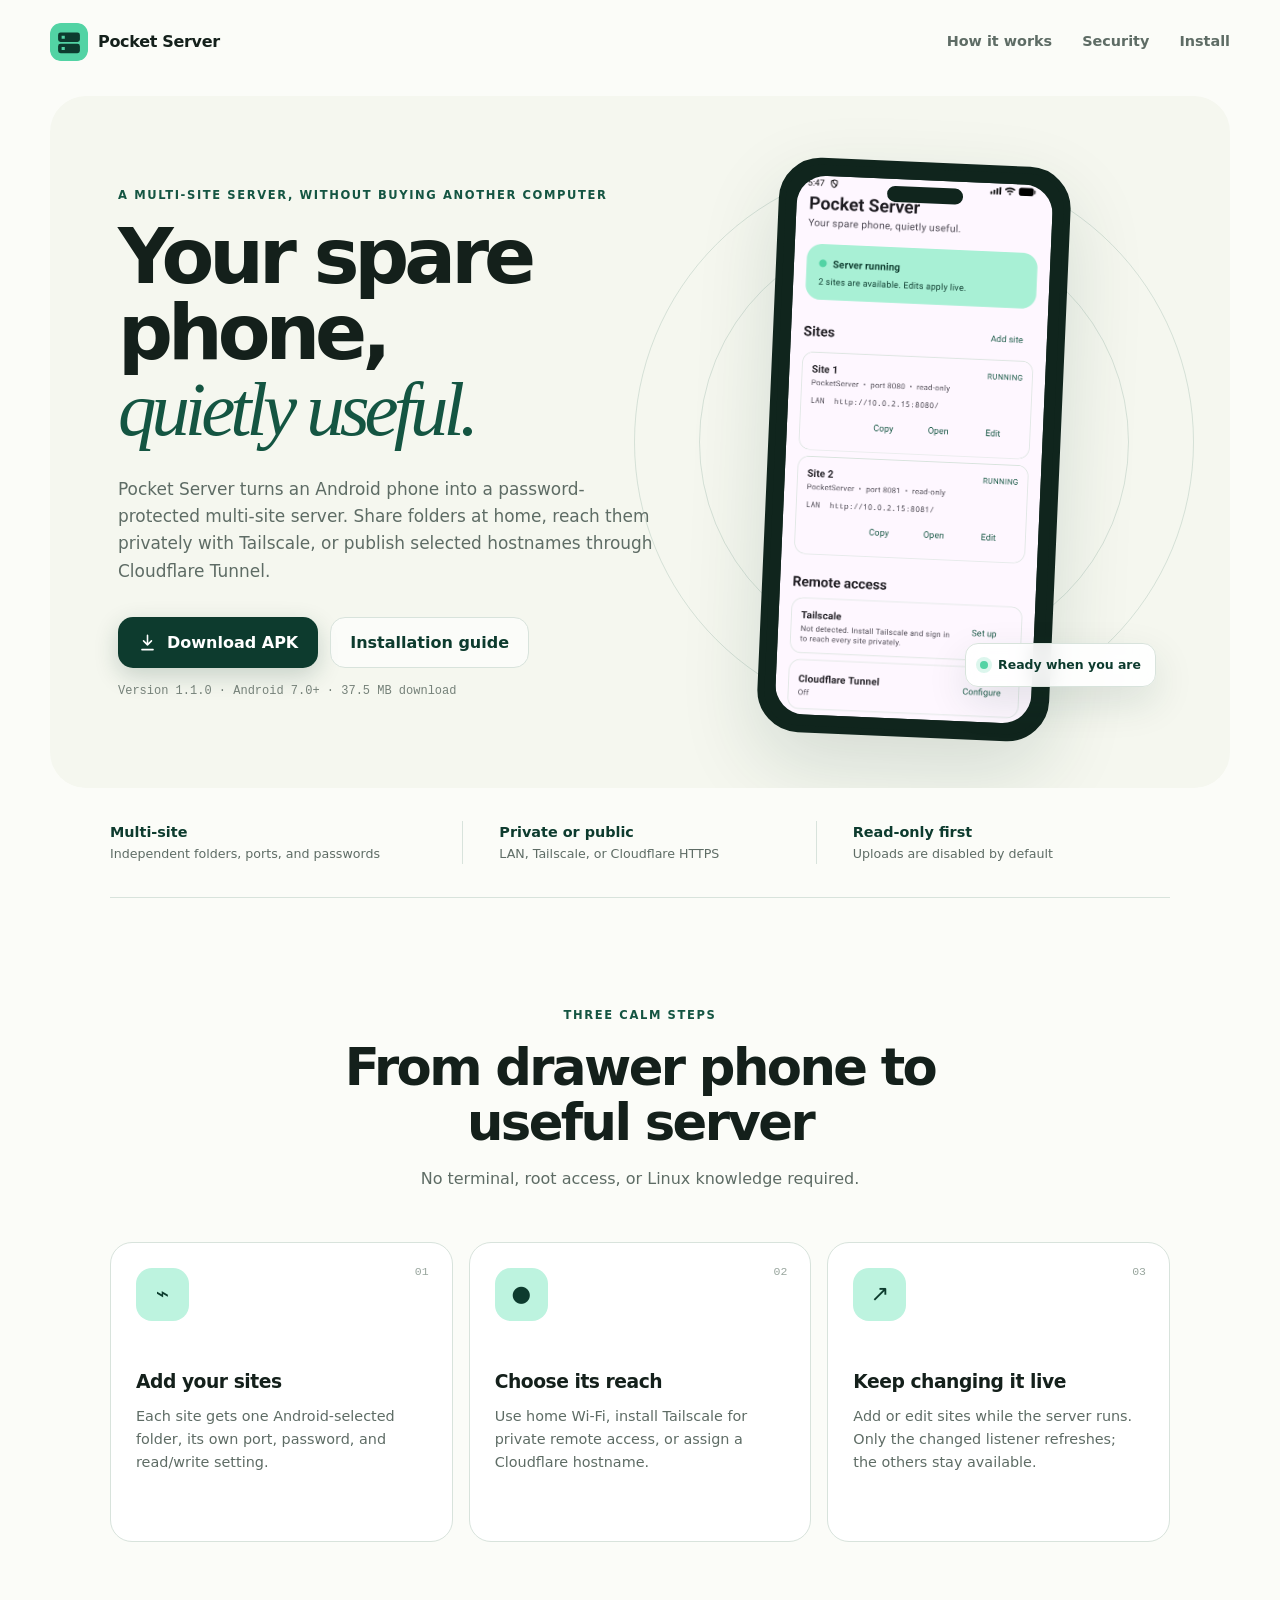
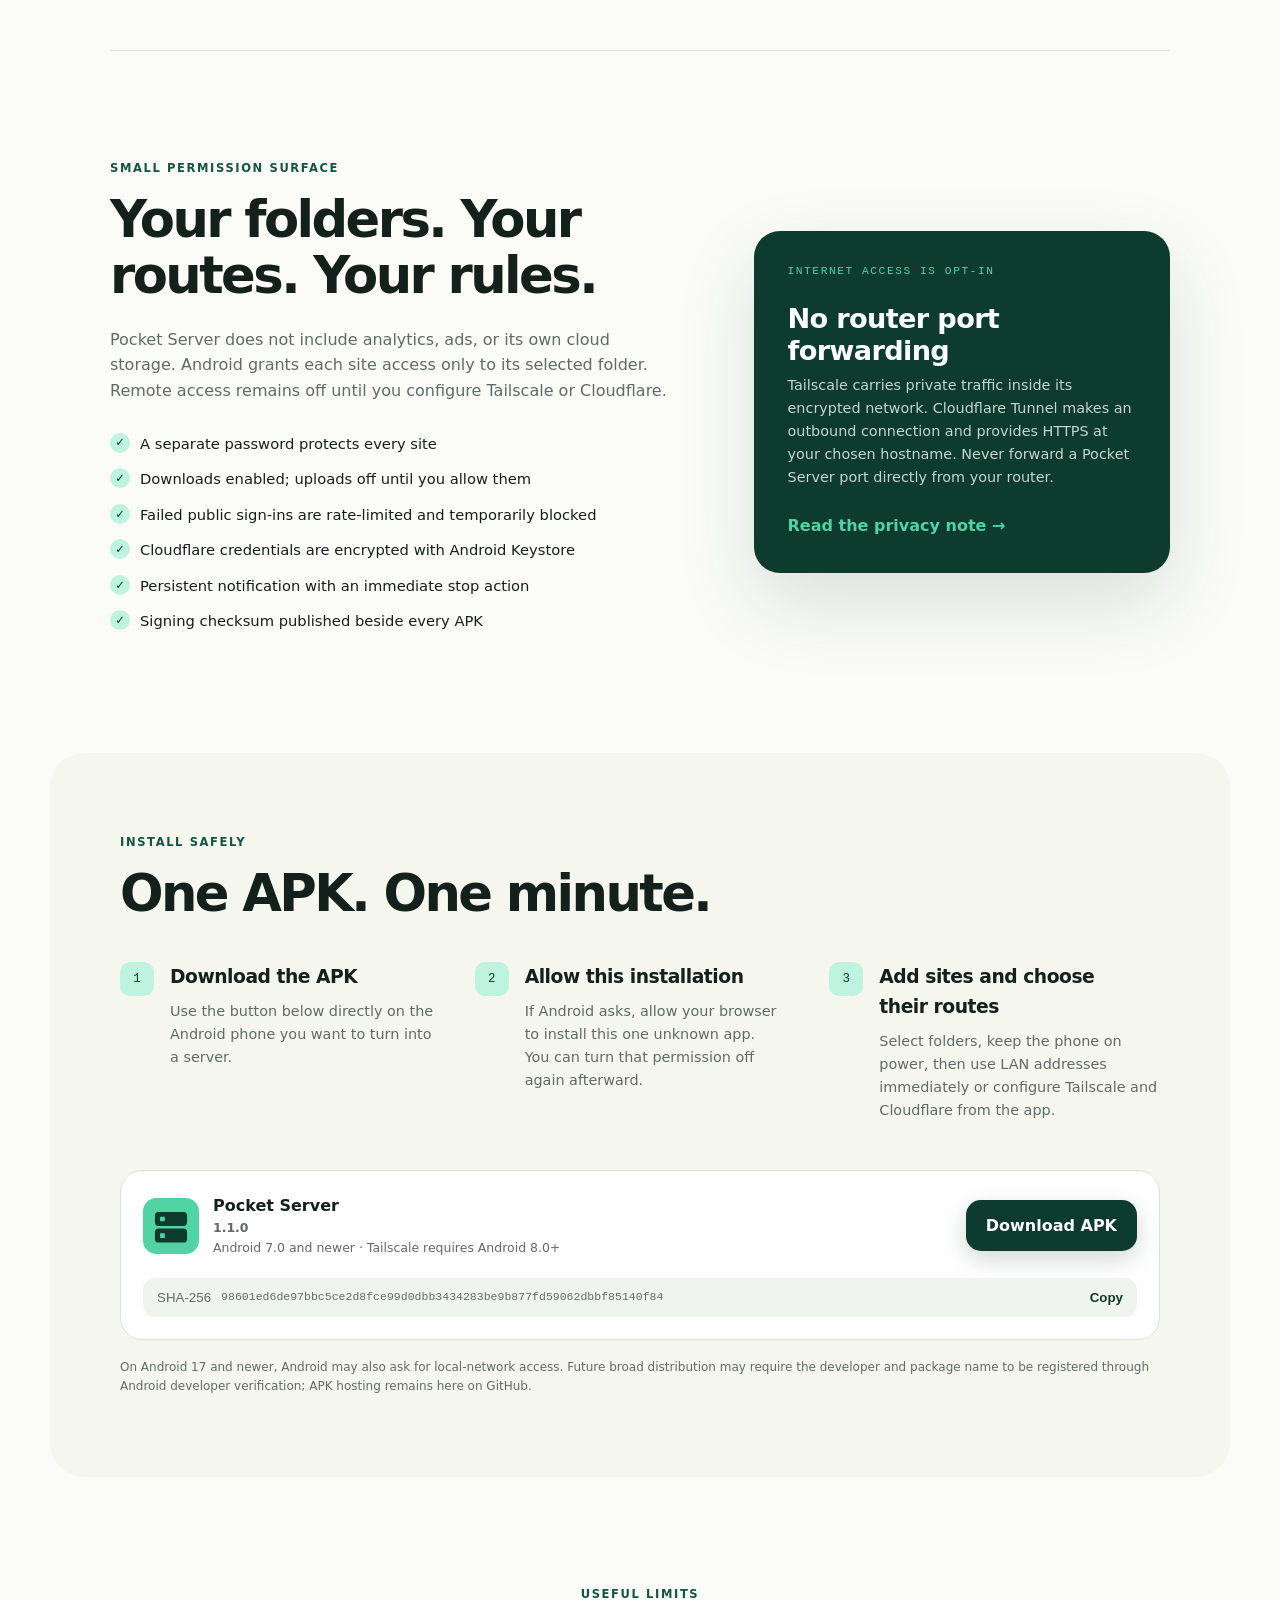
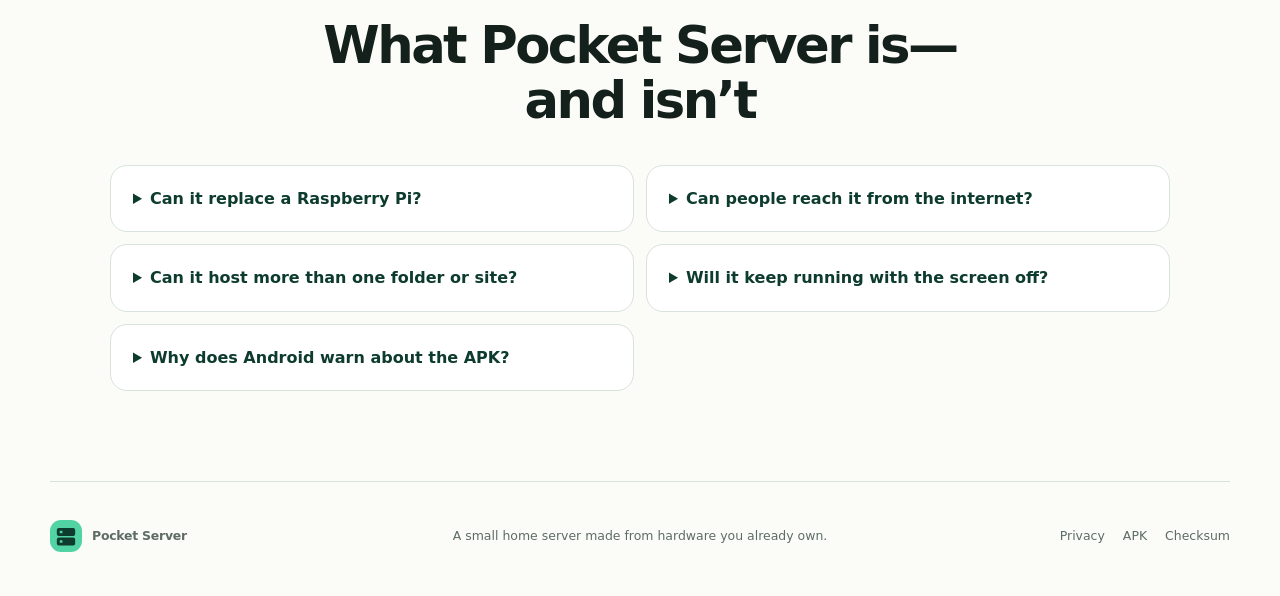
<file: index.html>
<!doctype html>
<html lang="en">
<head>
  <meta charset="utf-8">
  <meta name="viewport" content="width=device-width, initial-scale=1">
  <meta name="theme-color" content="#0d3b2e">
  <meta name="description" content="Turn a spare Android phone into a password-protected multi-site server for your home network, Tailscale, or Cloudflare Tunnel.">
  <meta property="og:title" content="Pocket Server for Android">
  <meta property="og:description" content="Host multiple folder-backed sites over LAN, Tailscale, or HTTPS through Cloudflare Tunnel.">
  <meta property="og:type" content="website">
  <title>Pocket Server — your spare phone, quietly useful</title>
  <link rel="icon" href="assets/icon.svg" type="image/svg+xml">
  <link rel="stylesheet" href="styles.css">
  <script src="app.js" defer></script>
</head>
<body>
  <a class="skip-link" href="#main">Skip to content</a>

  <header class="site-header">
    <a class="brand" href="#top" aria-label="Pocket Server home">
      <img src="assets/icon.svg" width="38" height="38" alt="">
      <span>Pocket Server</span>
    </a>
    <nav aria-label="Primary navigation">
      <a href="#how-it-works">How it works</a>
      <a href="#security">Security</a>
      <a href="#install">Install</a>
    </nav>
  </header>

  <main id="main">
    <section class="hero" id="top">
      <div class="hero-copy">
        <p class="eyebrow">A multi-site server, without buying another computer</p>
        <h1>Your spare phone,<br><em>quietly useful.</em></h1>
        <p class="lede">Pocket Server turns an Android phone into a password-protected multi-site server. Share folders at home, reach them privately with Tailscale, or publish selected hostnames through Cloudflare Tunnel.</p>
        <div class="hero-actions">
          <a class="button button-primary" href="downloads/pocket-server-latest.apk" download>
            <svg viewBox="0 0 24 24" aria-hidden="true"><path d="M12 3v12m0 0 5-5m-5 5-5-5M5 21h14"/></svg>
            Download APK
          </a>
          <a class="button button-secondary" href="#install">Installation guide</a>
        </div>
        <p class="release-line">Version <span data-release-version>1.1.0</span> · Android 7.0+ · <span data-release-size>download size</span></p>
      </div>

      <div class="phone-stage" aria-label="Pocket Server app preview">
        <div class="signal signal-one"></div>
        <div class="signal signal-two"></div>
        <figure class="phone">
          <div class="speaker"></div>
          <img src="assets/app-home.png" alt="Pocket Server running two independent folder-backed sites with live editing and remote-access settings">
        </figure>
        <div class="floating-note"><span></span> Ready when you are</div>
      </div>
    </section>

    <section class="trust-strip" aria-label="Key qualities">
      <div><strong>Multi-site</strong><span>Independent folders, ports, and passwords</span></div>
      <div><strong>Private or public</strong><span>LAN, Tailscale, or Cloudflare HTTPS</span></div>
      <div><strong>Read-only first</strong><span>Uploads are disabled by default</span></div>
    </section>

    <section class="section how" id="how-it-works">
      <div class="section-heading">
        <p class="eyebrow">Three calm steps</p>
        <h2>From drawer phone to useful server</h2>
        <p>No terminal, root access, or Linux knowledge required.</p>
      </div>
      <div class="steps">
        <article>
          <span class="step-number">01</span>
          <div class="step-icon">⌁</div>
          <h3>Add your sites</h3>
          <p>Each site gets one Android-selected folder, its own port, password, and read/write setting.</p>
        </article>
        <article>
          <span class="step-number">02</span>
          <div class="step-icon">●</div>
          <h3>Choose its reach</h3>
          <p>Use home Wi‑Fi, install Tailscale for private remote access, or assign a Cloudflare hostname.</p>
        </article>
        <article>
          <span class="step-number">03</span>
          <div class="step-icon">↗</div>
          <h3>Keep changing it live</h3>
          <p>Add or edit sites while the server runs. Only the changed listener refreshes; the others stay available.</p>
        </article>
      </div>
    </section>

    <section class="section split" id="security">
      <div>
        <p class="eyebrow">Small permission surface</p>
        <h2>Your folders. Your routes. Your rules.</h2>
        <p class="section-copy">Pocket Server does not include analytics, ads, or its own cloud storage. Android grants each site access only to its selected folder. Remote access remains off until you configure Tailscale or Cloudflare.</p>
        <ul class="check-list">
          <li>A separate password protects every site</li>
          <li>Downloads enabled; uploads off until you allow them</li>
          <li>Failed public sign-ins are rate-limited and temporarily blocked</li>
          <li>Cloudflare credentials are encrypted with Android Keystore</li>
          <li>Persistent notification with an immediate stop action</li>
          <li>Signing checksum published beside every APK</li>
        </ul>
      </div>
      <aside class="honest-card">
        <p class="card-label">Internet access is opt-in</p>
        <h3>No router port forwarding</h3>
        <p>Tailscale carries private traffic inside its encrypted network. Cloudflare Tunnel makes an outbound connection and provides HTTPS at your chosen hostname. Never forward a Pocket Server port directly from your router.</p>
        <a href="privacy.html">Read the privacy note →</a>
      </aside>
    </section>

    <section class="section install" id="install">
      <div class="install-heading">
        <p class="eyebrow">Install safely</p>
        <h2>One APK. One minute.</h2>
      </div>
      <ol class="install-list">
        <li>
          <span>1</span>
          <div><h3>Download the APK</h3><p>Use the button below directly on the Android phone you want to turn into a server.</p></div>
        </li>
        <li>
          <span>2</span>
          <div><h3>Allow this installation</h3><p>If Android asks, allow your browser to install this one unknown app. You can turn that permission off again afterward.</p></div>
        </li>
        <li>
          <span>3</span>
          <div><h3>Add sites and choose their routes</h3><p>Select folders, keep the phone on power, then use LAN addresses immediately or configure Tailscale and Cloudflare from the app.</p></div>
        </li>
      </ol>
      <div class="download-panel">
        <div>
          <img src="assets/icon.svg" width="56" height="56" alt="">
          <div><strong>Pocket Server <span data-release-version>1.1.0</span></strong><span>Android 7.0 and newer · Tailscale requires Android 8.0+</span></div>
        </div>
        <a class="button button-primary" href="downloads/pocket-server-latest.apk" download>Download APK</a>
        <button class="checksum" type="button" data-copy-checksum aria-label="Copy APK SHA-256 checksum">
          SHA-256 <code data-release-sha>loading…</code><span>Copy</span>
        </button>
      </div>
      <p class="verification-note">On Android 17 and newer, Android may also ask for local-network access. Future broad distribution may require the developer and package name to be registered through Android developer verification; APK hosting remains here on GitHub.</p>
    </section>

    <section class="section faq">
      <div class="section-heading compact">
        <p class="eyebrow">Useful limits</p>
        <h2>What Pocket Server is—and isn’t</h2>
      </div>
      <div class="faq-grid">
        <details>
          <summary>Can it replace a Raspberry Pi?</summary>
          <p>For simple file sharing, often yes. It is not a Docker host, a multi-drive NAS, or a good choice for heavy media transcoding.</p>
        </details>
        <details>
          <summary>Can people reach it from the internet?</summary>
          <p>Yes. Tailscale gives your approved devices private encrypted access. Cloudflare Tunnel gives selected sites an HTTPS hostname using Cloudflare account details you provide. Direct router port forwarding remains unsupported.</p>
        </details>
        <details>
          <summary>Can it host more than one folder or site?</summary>
          <p>Yes. Every site has an independent folder, port, password, upload policy, and optional public hostname. Changes apply while the other sites continue serving.</p>
        </details>
        <details>
          <summary>Will it keep running with the screen off?</summary>
          <p>The foreground service and Wi‑Fi lock are designed for that. Some manufacturers still apply aggressive battery controls, so exclude Pocket Server from battery optimization if needed.</p>
        </details>
        <details>
          <summary>Why does Android warn about the APK?</summary>
          <p>The app is downloaded from GitHub instead of an app store. Confirm the SHA-256 checksum above if you want to verify the file before installing.</p>
        </details>
      </div>
    </section>
  </main>

  <footer class="site-footer">
    <div class="brand"><img src="assets/icon.svg" width="32" height="32" alt=""><span>Pocket Server</span></div>
    <p>A small home server made from hardware you already own.</p>
    <div><a href="privacy.html">Privacy</a><a href="downloads/pocket-server-latest.apk">APK</a><a href="downloads/pocket-server-latest.apk.sha256">Checksum</a></div>
  </footer>
</body>
</html>
</file>
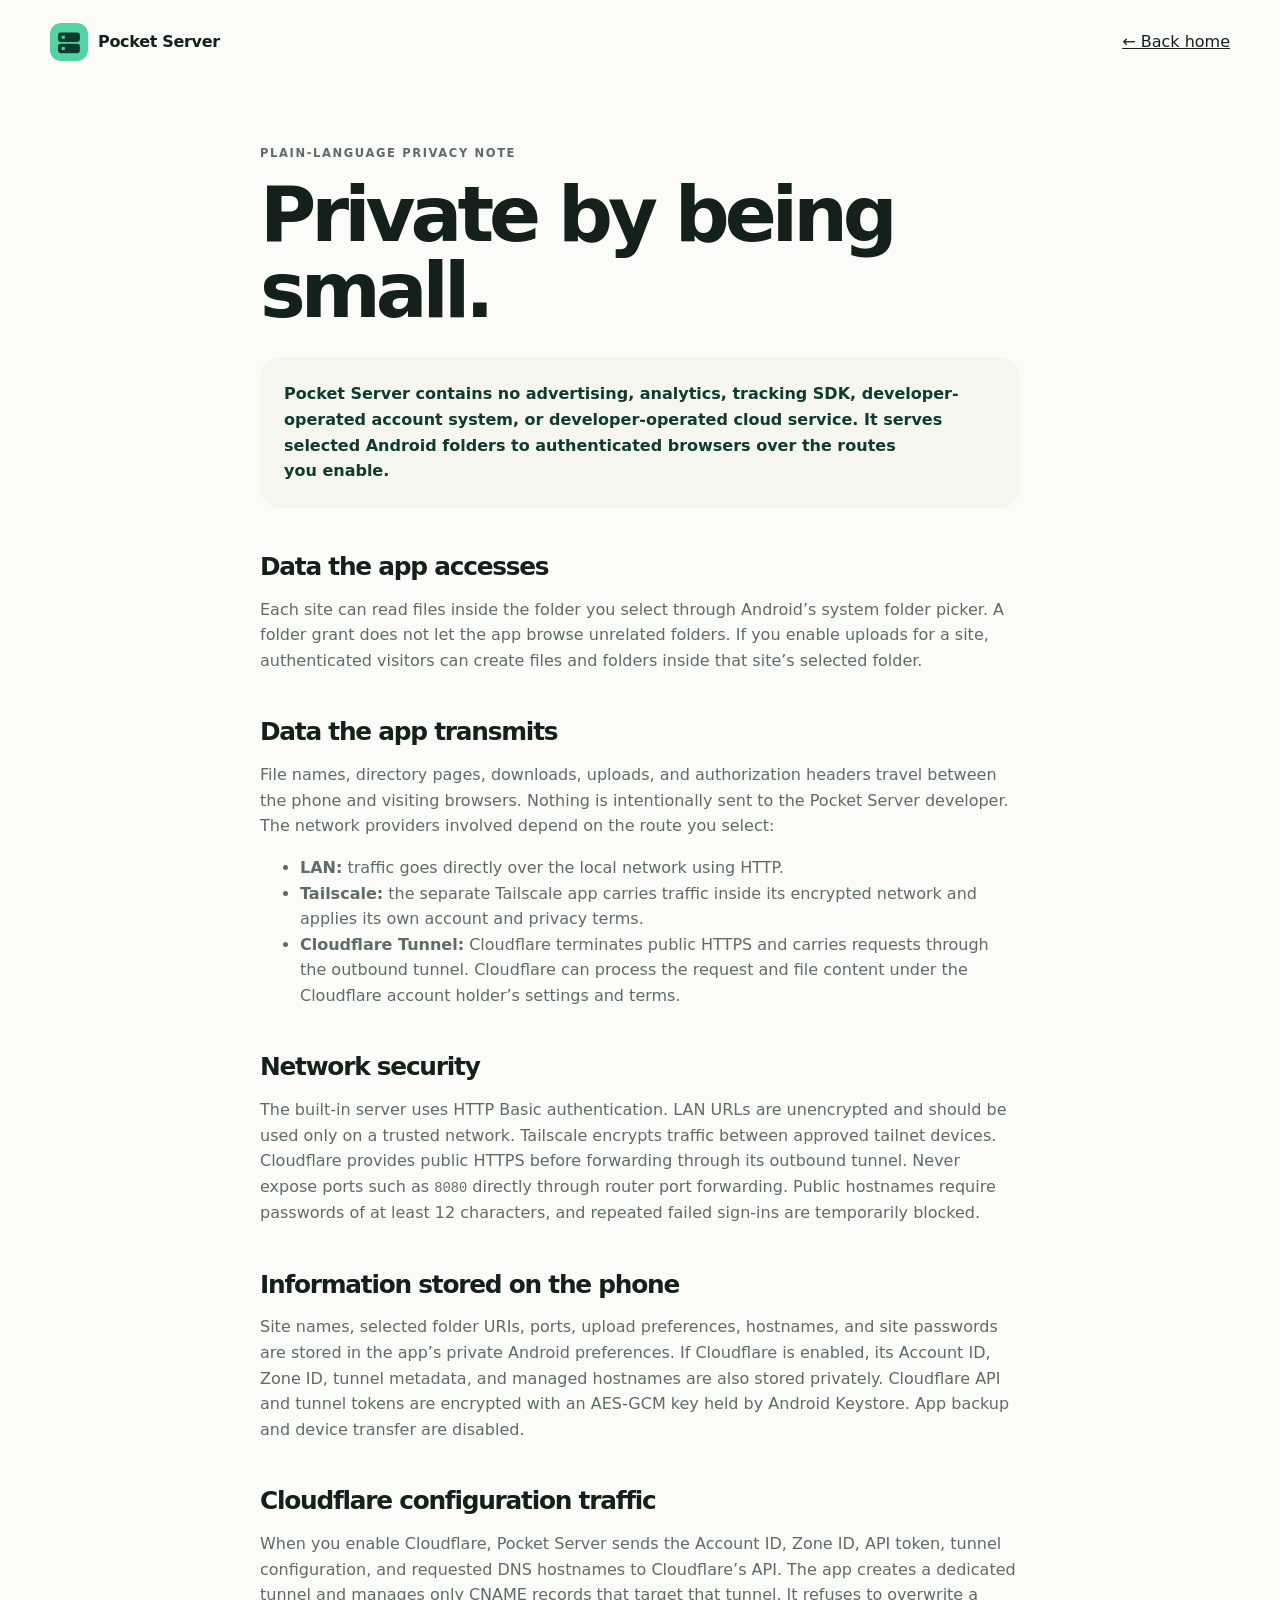
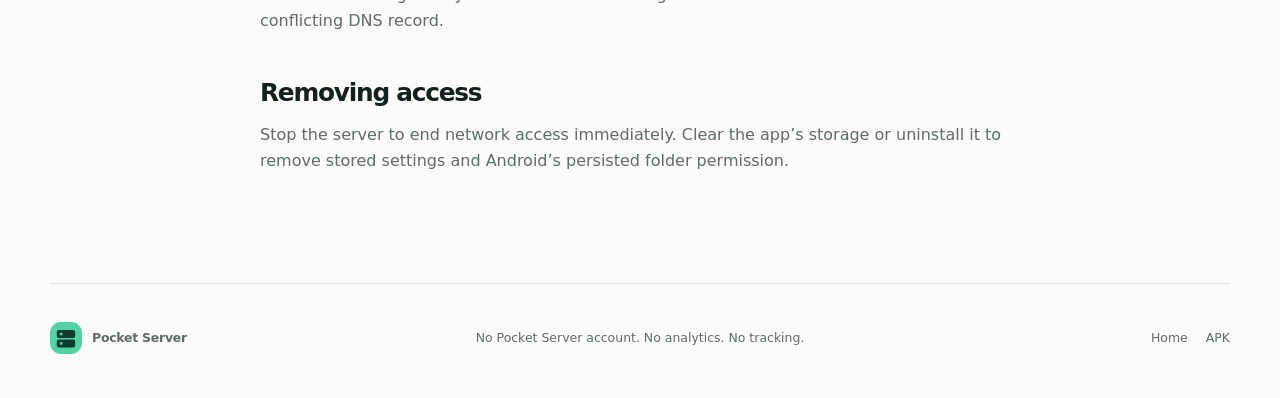
<file: privacy.html>
<!doctype html>
<html lang="en">
<head>
  <meta charset="utf-8">
  <meta name="viewport" content="width=device-width, initial-scale=1">
  <meta name="theme-color" content="#0d3b2e">
  <meta name="description" content="Pocket Server privacy and network-security information.">
  <title>Privacy — Pocket Server</title>
  <link rel="icon" href="assets/icon.svg" type="image/svg+xml">
  <link rel="stylesheet" href="styles.css">
  <style>
    .legal{width:min(760px,calc(100% - 40px));margin:60px auto 110px}.legal h1{font-size:clamp(2.8rem,6vw,4.8rem)}.legal h2{font-size:1.55rem;margin-top:46px}.legal p,.legal li{color:var(--muted)}.legal .summary{margin:28px 0;padding:24px;border-radius:20px;background:var(--cream);color:var(--forest);font-weight:700}.legal code{font-family:ui-monospace,'Cascadia Mono',monospace;font-size:.86em}
  </style>
</head>
<body>
  <header class="site-header"><a class="brand" href="index.html"><img src="assets/icon.svg" width="38" height="38" alt=""><span>Pocket Server</span></a><a href="index.html">← Back home</a></header>
  <main class="legal">
    <p class="eyebrow">Plain-language privacy note</p>
    <h1>Private by being small.</h1>
    <p class="summary">Pocket Server contains no advertising, analytics, tracking SDK, developer-operated account system, or developer-operated cloud service. It serves selected Android folders to authenticated browsers over the routes you enable.</p>
    <h2>Data the app accesses</h2>
    <p>Each site can read files inside the folder you select through Android’s system folder picker. A folder grant does not let the app browse unrelated folders. If you enable uploads for a site, authenticated visitors can create files and folders inside that site’s selected folder.</p>
    <h2>Data the app transmits</h2>
    <p>File names, directory pages, downloads, uploads, and authorization headers travel between the phone and visiting browsers. Nothing is intentionally sent to the Pocket Server developer. The network providers involved depend on the route you select:</p>
    <ul>
      <li><strong>LAN:</strong> traffic goes directly over the local network using HTTP.</li>
      <li><strong>Tailscale:</strong> the separate Tailscale app carries traffic inside its encrypted network and applies its own account and privacy terms.</li>
      <li><strong>Cloudflare Tunnel:</strong> Cloudflare terminates public HTTPS and carries requests through the outbound tunnel. Cloudflare can process the request and file content under the Cloudflare account holder’s settings and terms.</li>
    </ul>
    <h2>Network security</h2>
    <p>The built-in server uses HTTP Basic authentication. LAN URLs are unencrypted and should be used only on a trusted network. Tailscale encrypts traffic between approved tailnet devices. Cloudflare provides public HTTPS before forwarding through its outbound tunnel. Never expose ports such as <code>8080</code> directly through router port forwarding. Public hostnames require passwords of at least 12 characters, and repeated failed sign-ins are temporarily blocked.</p>
    <h2>Information stored on the phone</h2>
    <p>Site names, selected folder URIs, ports, upload preferences, hostnames, and site passwords are stored in the app’s private Android preferences. If Cloudflare is enabled, its Account ID, Zone ID, tunnel metadata, and managed hostnames are also stored privately. Cloudflare API and tunnel tokens are encrypted with an AES-GCM key held by Android Keystore. App backup and device transfer are disabled.</p>
    <h2>Cloudflare configuration traffic</h2>
    <p>When you enable Cloudflare, Pocket Server sends the Account ID, Zone ID, API token, tunnel configuration, and requested DNS hostnames to Cloudflare’s API. The app creates a dedicated tunnel and manages only CNAME records that target that tunnel. It refuses to overwrite a conflicting DNS record.</p>
    <h2>Removing access</h2>
    <p>Stop the server to end network access immediately. Clear the app’s storage or uninstall it to remove stored settings and Android’s persisted folder permission.</p>
  </main>
  <footer class="site-footer"><div class="brand"><img src="assets/icon.svg" width="32" height="32" alt=""><span>Pocket Server</span></div><p>No Pocket Server account. No analytics. No tracking.</p><div><a href="index.html">Home</a><a href="downloads/pocket-server-latest.apk">APK</a></div></footer>
</body>
</html>
</file>
<file: styles.css>
:root {
  --forest: #0d3b2e;
  --forest-2: #145542;
  --mint: #52d3a4;
  --mint-soft: #bdf3df;
  --cream: #f5f7ef;
  --paper: #fbfcf8;
  --ink: #14201b;
  --muted: #5e6c65;
  --line: #d8e3dc;
  --white: #fff;
  --shadow: 0 30px 80px rgba(13, 59, 46, .14);
}

* { box-sizing: border-box; }
html { scroll-behavior: smooth; }
body {
  margin: 0;
  background: var(--paper);
  color: var(--ink);
  font-family: system-ui, -apple-system, 'Segoe UI', sans-serif;
  line-height: 1.6;
}
a { color: inherit; }
img { max-width: 100%; }
button, a { -webkit-tap-highlight-color: transparent; }
.skip-link { position: fixed; left: 16px; top: -60px; z-index: 100; padding: 10px 14px; background: var(--forest); color: white; border-radius: 10px; }
.skip-link:focus { top: 16px; }

.site-header {
  width: min(1180px, calc(100% - 40px));
  height: 84px;
  margin: auto;
  display: flex;
  align-items: center;
  justify-content: space-between;
}
.brand { display: inline-flex; align-items: center; gap: 10px; text-decoration: none; font-weight: 800; letter-spacing: -.02em; }
.brand img { border-radius: 11px; }
.site-header nav { display: flex; gap: 30px; }
.site-header nav a { color: var(--muted); font-size: .9rem; font-weight: 600; text-decoration: none; }
.site-header nav a:hover { color: var(--forest-2); }

.hero {
  width: min(1180px, calc(100% - 40px));
  min-height: 690px;
  margin: 12px auto 0;
  padding: 66px 68px;
  border-radius: 36px;
  background: var(--cream);
  display: grid;
  grid-template-columns: 1.05fr .95fr;
  align-items: center;
  overflow: hidden;
  position: relative;
}
.hero-copy { position: relative; z-index: 2; }
.eyebrow { margin: 0 0 15px; color: var(--forest-2); font-size: .72rem; font-weight: 800; letter-spacing: .14em; text-transform: uppercase; }
h1, h2, h3, p { text-wrap: pretty; }
h1 { margin: 0; max-width: 650px; font-size: clamp(3.2rem, 6vw, 5.7rem); line-height: .99; letter-spacing: -.065em; }
h1 em { color: var(--forest-2); font-family: Georgia, serif; font-weight: 400; }
.lede { max-width: 620px; margin: 28px 0 0; color: var(--muted); font-size: 1.06rem; }
.hero-actions { display: flex; flex-wrap: wrap; gap: 12px; margin-top: 32px; }
.button { min-height: 51px; display: inline-flex; align-items: center; justify-content: center; gap: 10px; padding: 12px 19px; border: 1px solid transparent; border-radius: 15px; font-weight: 800; text-decoration: none; transition: transform .18s ease, background .18s ease; }
.button:hover { transform: translateY(-2px); }
.button svg { width: 19px; fill: none; stroke: currentColor; stroke-width: 2; stroke-linecap: round; stroke-linejoin: round; }
.button-primary { background: var(--forest); color: white; box-shadow: 0 8px 24px rgba(13, 59, 46, .2); }
.button-primary:hover { background: #092e23; }
.button-secondary { border-color: var(--line); background: rgba(255,255,255,.65); color: var(--forest); }
.release-line { margin: 16px 0 0; color: #758179; font: .75rem ui-monospace, 'Cascadia Mono', monospace; }

.phone-stage { height: 560px; display: grid; place-items: center; position: relative; }
.phone { width: 292px; height: 575px; margin: 0; padding: 11px; border: 7px solid #10251d; border-radius: 42px; background: #10251d; box-shadow: var(--shadow); overflow: hidden; position: relative; transform: rotate(2.5deg); }
.phone img { width: 100%; height: 100%; border-radius: 29px; object-fit: cover; object-position: top; display: block; }
.speaker { position: absolute; z-index: 3; top: 18px; left: 50%; width: 76px; height: 16px; transform: translateX(-50%); border-radius: 20px; background: #10251d; }
.signal { position: absolute; width: 430px; height: 430px; border: 1px solid rgba(20,85,66,.14); border-radius: 50%; }
.signal-two { width: 560px; height: 560px; }
.floating-note { position: absolute; z-index: 3; right: 6px; bottom: 35px; padding: 11px 14px; border: 1px solid var(--line); border-radius: 13px; background: rgba(255,255,255,.9); box-shadow: 0 15px 40px rgba(13,59,46,.12); color: var(--forest); font-size: .78rem; font-weight: 800; backdrop-filter: blur(10px); }
.floating-note span { display: inline-block; width: 8px; height: 8px; margin-right: 6px; border-radius: 50%; background: var(--mint); box-shadow: 0 0 0 4px rgba(82,211,164,.2); }

.trust-strip { width: min(1060px, calc(100% - 40px)); margin: 0 auto; padding: 33px 0; display: grid; grid-template-columns: repeat(3,1fr); border-bottom: 1px solid var(--line); }
.trust-strip div { padding: 0 36px; border-right: 1px solid var(--line); }
.trust-strip div:first-child { padding-left: 0; }
.trust-strip div:last-child { border: 0; }
.trust-strip strong, .trust-strip span { display: block; }
.trust-strip strong { color: var(--forest); font-size: .9rem; }
.trust-strip span { color: var(--muted); font-size: .79rem; }

.section { width: min(1060px, calc(100% - 40px)); margin: auto; padding: 108px 0; }
.section-heading { max-width: 680px; margin: 0 auto 50px; text-align: center; }
.section-heading.compact { margin-bottom: 36px; }
h2 { margin: 0; font-size: clamp(2.25rem, 4vw, 3.65rem); line-height: 1.08; letter-spacing: -.05em; }
.section-heading > p:last-child, .section-copy { color: var(--muted); }
.steps { display: grid; grid-template-columns: repeat(3, 1fr); gap: 16px; }
.steps article { min-height: 300px; padding: 25px; border: 1px solid var(--line); border-radius: 22px; background: var(--white); position: relative; }
.step-number { position: absolute; right: 23px; top: 22px; color: #9aa79f; font: .72rem ui-monospace, 'Cascadia Mono', monospace; }
.step-icon { width: 53px; height: 53px; display: grid; place-items: center; margin-bottom: 46px; border-radius: 16px; background: var(--mint-soft); color: var(--forest); font-size: 1.4rem; }
.steps h3, .honest-card h3, .install-list h3 { margin: 0 0 8px; letter-spacing: -.025em; }
.steps p, .honest-card p, .install-list p { margin: 0; color: var(--muted); font-size: .9rem; }

.split { display: grid; grid-template-columns: 1.15fr .85fr; gap: 80px; align-items: center; border-top: 1px solid var(--line); }
.split h2 { max-width: 630px; }
.section-copy { max-width: 620px; margin: 24px 0; }
.check-list { padding: 0; margin: 28px 0 0; list-style: none; }
.check-list li { margin: 12px 0; padding-left: 30px; position: relative; font-size: .92rem; }
.check-list li::before { content: '✓'; position: absolute; left: 0; top: 1px; width: 20px; height: 20px; display: grid; place-items: center; border-radius: 50%; background: var(--mint-soft); color: var(--forest); font-size: .72rem; font-weight: 900; }
.honest-card { padding: 34px; border-radius: 26px; background: var(--forest); color: white; box-shadow: var(--shadow); }
.honest-card .card-label { margin-bottom: 26px; color: var(--mint); font: .7rem ui-monospace, 'Cascadia Mono', monospace; text-transform: uppercase; letter-spacing: .14em; }
.honest-card h3 { font-size: 1.7rem; line-height: 1.15; }
.honest-card p { color: #c6d6ce; }
.honest-card a { display: inline-block; margin-top: 24px; color: var(--mint); font-weight: 800; text-decoration: none; }

.install { width: min(1180px, calc(100% - 40px)); padding: 80px 70px; border-radius: 34px; background: var(--cream); }
.install-heading { margin-bottom: 40px; }
.install-list { margin: 0; padding: 0; list-style: none; display: grid; grid-template-columns: repeat(3,1fr); gap: 24px; counter-reset: none; }
.install-list li { display: flex; gap: 16px; }
.install-list li > span { flex: 0 0 34px; height: 34px; display: grid; place-items: center; border-radius: 10px; background: var(--mint-soft); color: var(--forest); font: 500 .78rem ui-monospace, 'Cascadia Mono', monospace; }
.download-panel { margin-top: 48px; padding: 22px; display: grid; grid-template-columns: 1fr auto; gap: 20px; align-items: center; border: 1px solid var(--line); border-radius: 22px; background: white; }
.download-panel > div { display: flex; align-items: center; gap: 14px; }
.download-panel > div span { display: block; color: var(--muted); font-size: .78rem; }
.checksum { grid-column: 1 / -1; width: 100%; display: grid; grid-template-columns: auto 1fr auto; gap: 10px; padding: 12px 14px; border: 0; border-radius: 12px; background: #f0f4ef; color: var(--muted); text-align: left; cursor: pointer; }
.checksum code { min-width: 0; overflow: hidden; text-overflow: ellipsis; font: .72rem ui-monospace, 'Cascadia Mono', monospace; }
.checksum span { color: var(--forest); font-weight: 800; }
.verification-note { margin: 18px 0 0; color: var(--muted); font-size: .75rem; }

.faq { padding-bottom: 90px; }
.faq-grid { display: grid; grid-template-columns: 1fr 1fr; gap: 12px; }
details { padding: 20px 22px; border: 1px solid var(--line); border-radius: 17px; background: white; }
summary { color: var(--forest); font-weight: 800; cursor: pointer; }
details p { margin: 13px 0 0; color: var(--muted); font-size: .88rem; }

.site-footer { width: min(1180px, calc(100% - 40px)); margin: auto; padding: 38px 0 44px; display: grid; grid-template-columns: 1fr auto 1fr; align-items: center; border-top: 1px solid var(--line); color: var(--muted); font-size: .78rem; }
.site-footer p { margin: 0; text-align: center; }
.site-footer > div:last-child { display: flex; justify-content: flex-end; gap: 18px; }
.site-footer a { text-decoration: none; }

@media (max-width: 860px) {
  .site-header nav { display: none; }
  .hero { grid-template-columns: 1fr; padding: 52px 28px 0; }
  .hero-copy { text-align: center; }
  .hero h1 { margin: auto; }
  .lede { margin-left: auto; margin-right: auto; }
  .hero-actions { justify-content: center; }
  .phone-stage { margin-top: 30px; }
  .trust-strip, .steps, .install-list { grid-template-columns: 1fr; }
  .trust-strip div { padding: 17px 0; border-right: 0; border-bottom: 1px solid var(--line); }
  .split { grid-template-columns: 1fr; gap: 42px; }
  .install { padding: 60px 28px; }
  .faq-grid { grid-template-columns: 1fr; }
  .site-footer { grid-template-columns: 1fr; gap: 14px; text-align: center; }
  .site-footer .brand, .site-footer > div:last-child { justify-content: center; }
}

@media (max-width: 540px) {
  .site-header, .hero, .section, .trust-strip, .install, .site-footer { width: min(100% - 24px, 1180px); }
  .site-header { height: 70px; }
  .hero { min-height: auto; border-radius: 24px; padding: 42px 20px 0; }
  h1 { font-size: 3.2rem; }
  .hero-actions .button { width: 100%; }
  .phone-stage { height: 520px; transform: scale(.9); margin-top: -5px; }
  .floating-note { right: -15px; }
  .section { padding: 78px 0; }
  .steps article { min-height: 255px; }
  .download-panel { grid-template-columns: 1fr; }
  .download-panel .button { width: 100%; }
  .checksum { grid-column: 1; }
}

@media (prefers-reduced-motion: reduce) {
  html { scroll-behavior: auto; }
  *, *::before, *::after { transition: none !important; }
}
</file>
